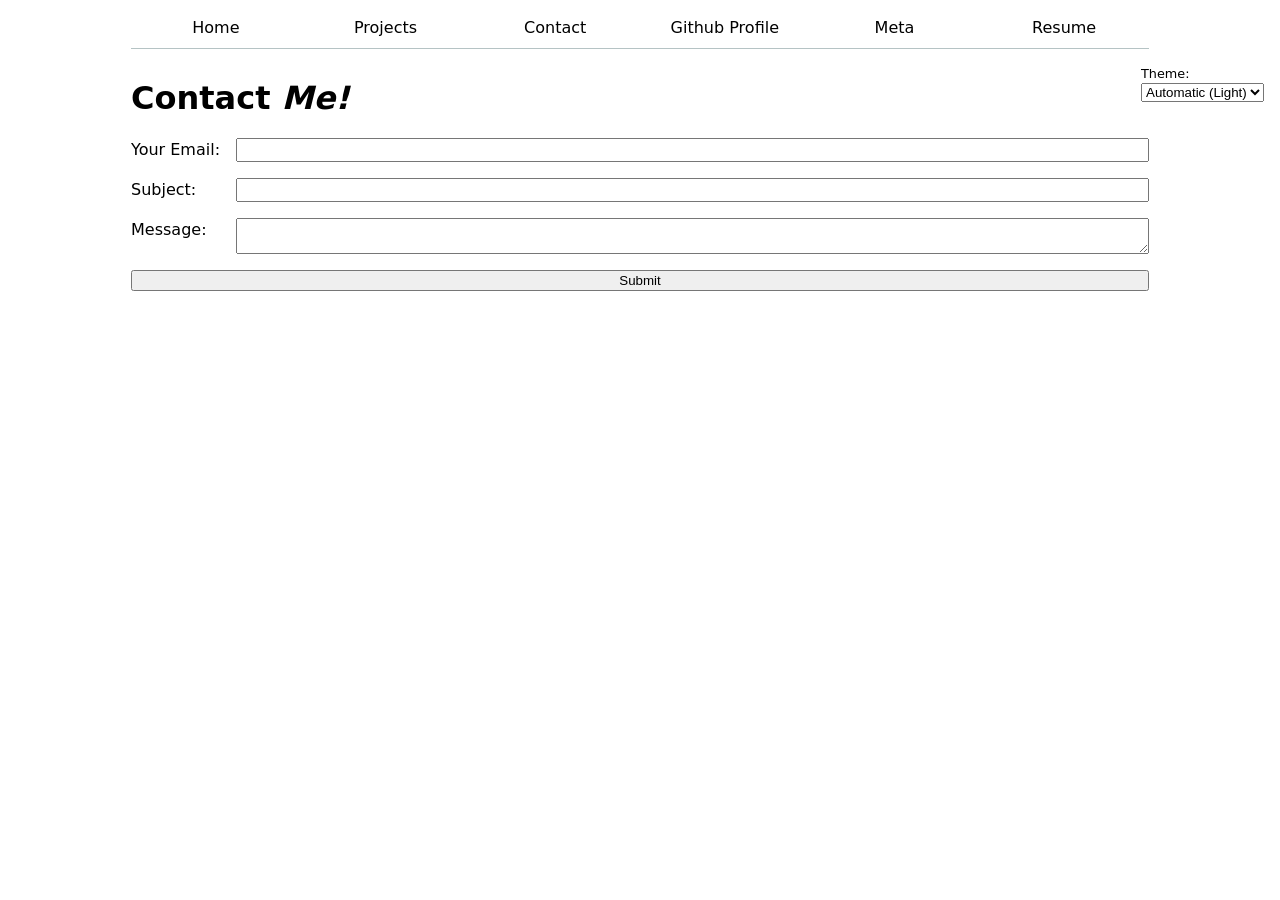
<file: contact/index.html>
<!DOCTYPE html>
<html lang="en">
<head>
    <meta charset="UTF-8">
    <meta name="viewport" content="width=device-width, initial-scale=1.0">
    <title>Contact me</title>
    <link rel="stylesheet" href ="../style.css">
    <script src="../global.js" type="module"></script>
</head>
<body>
    <h1>Contact <b><i>Me!</i></b></h1>
    <form action="mailto:dtl007@ucsd.edu" method="GET">
        <label>
            Your Email:
            <input name="email" type="email">
        </label>
        <label>
            Subject:
            <input name="subject" type="text">
        </label>
        <label>
            Message:
            <textarea name="body"></textarea>
        </label>
        <button>Submit</button>
    </form>
</body>
</html>
</file>
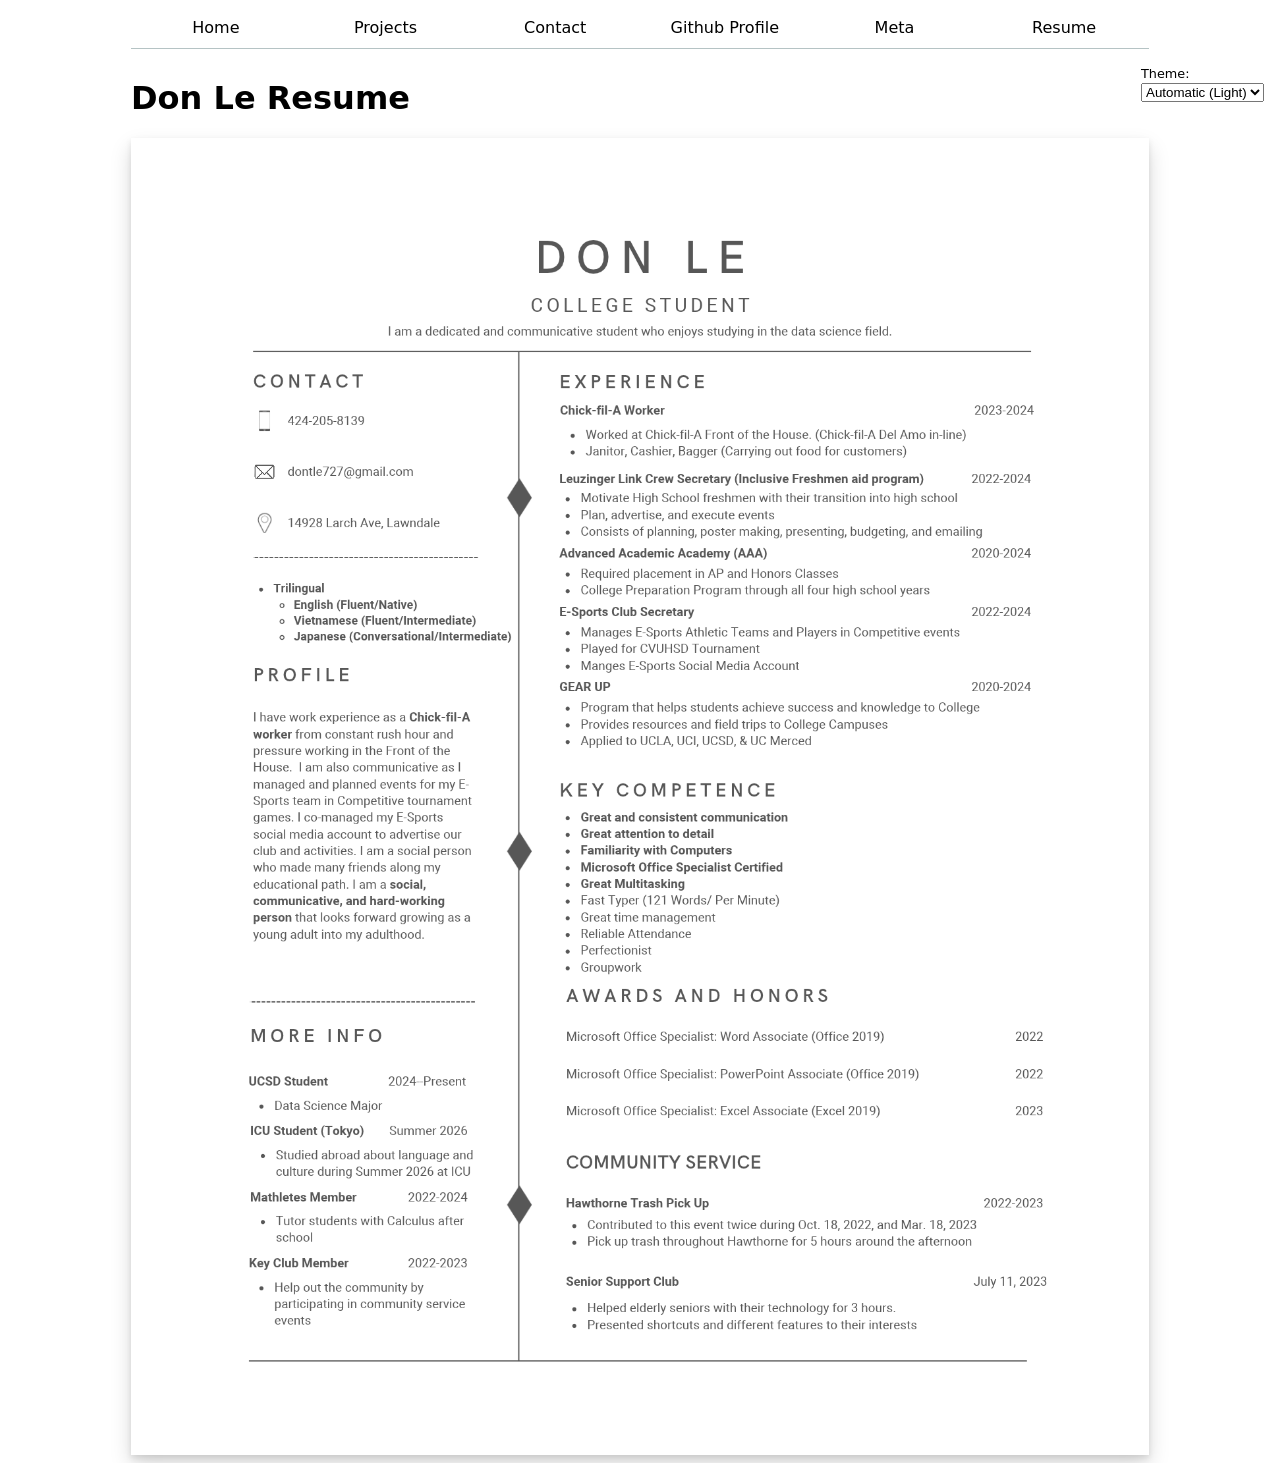
<file: resume/index.html>
<!DOCTYPE html>
<html lang="en">
<head>
    <meta charset="UTF-8">
    <meta name="viewport" content="width=device-width, initial-scale=1.0">
    <title>Document</title>
    <link rel="stylesheet" href ="../style.css">
    <script src="../global.js" type="module"></script>
</head>
<body>
    <h1>Don Le Resume</h1>
    <a href="https://drive.google.com/file/d/1Wql6NE49F56zkkTJ_vjvcxK9QXGmpA1S/view?usp=sharing" target="_blank">
        <img class="resume-paper" src="../images/Don Le Resume.png" alt="My Resume" height="900">
    </a>
</body>
</html>
</file>
<file: style.css>
body {
  /* Set line height to 1.5 times the font size
	   and use the OS’s UI font as the website font
	 */
  font: 100%/1.5 system-ui;
  max-width: 100ch; 
  margin-inline: max(1em, (100% - 100ch) / 2);
  
}
html {
  --color-accent: oklch(90.109% 0.08889 210.092);
  accent-color: var(--color-accent);
}

img {
  max-width: 100%;
  height: auto;
  display: block;
  margin-inline: auto;
}
nav ul,
nav li {
  display: contents;
}
nav {
  display: flex;
  margin-bottom: 2em; 
  border-bottom: 1px solid oklch(80% 3% 200);
  
  
}
nav a {
  flex: 1;
  text-decoration: none;
  color: inherit;
  text-align: center;
  padding: 0.5em;


  &:hover {
    font-weight: bold;
    border-bottom: 0.4em solid var(--color-accent);
    padding-bottom: 0.1em;
    background-color: oklch(from var(--color-accent) 95% 5% h);
    font-style:italic;
  }
}
nav a.current {
  border-bottom: 0.4em solid oklch(80% 3% 200);
  padding-bottom: 0.1em; /* Reduced padding to offset the 0.4em border */
}


form {
  display: grid;
  grid-template-columns: auto 1fr;
  gap: 1em;
}

label {
  display: grid;
  grid-template-columns: subgrid;
  grid-column: 1 / -1;
}

button {
  grid-column: 1 / -1;
}

.projects {
  display: grid;
  grid-template-columns: repeat(auto-fill, minmax(15em, 1fr));
  gap: 1em;
  background-color: color-mix(in oklch, var(--color-accent), canvas 85%);
}

.projects article {
  display: grid;
  grid-template-rows:subgrid;
  grid-row: span 3;
  gap: 1em;

}

.projects h2 {
  margin: 0;
}

.projects h1{
  font-size: 500%;
}

.projects img {
  transition: transform 0.3s ease;

  &:hover {
    transform: scale(1.05); 
  }
}

h1, h2, h3, h4, h5, h6 {
  line-height: 1.1;
  text-wrap: balance;
}

.resume-paper {
  box-shadow: 0 10px 20px rgba(0, 0, 0, 0.15), 0 3px 6px rgba(0, 0, 0, 0.10);
  transition: transform 0.3s ease;

  &:hover {
    transform: scale(1.05); 
  }
}

html {
  --color-accent: oklch(89.171% 0.09631 210.581);
  accent-color: var(--color-accent);
  color-scheme: light dark; /* Added for automatic dark mode */
}

nav {
  --border-color: oklch(50% 10% 200 / 40%); /* Defines the new adaptive border color */
  display: flex;
  margin-bottom: 2em; 
  border-bottom: 1px solid var(--border-color); /* Applies the variable */
}

nav a.current {
  border-bottom: 0.4em solid var(--border-color); /* Applies the variable */
  padding-bottom: 0.1em;
}

nav a:hover {
  font-weight: bold;
  border-bottom: 0.4em solid var(--color-accent);
  padding-bottom: 0.1em;
  /* Mixes your accent color with the dynamic background color for legibility */
  background-color: color-mix(in oklch, var(--color-accent), canvas 85%); 
}

.color-scheme {
  position: absolute;
  top: 4rem;
  right: 1rem;
  font-size: 0.8rem;
  font-family: inherit;
}

.projects article {
  /* Mixes your accent color with the dynamic background */
  background-color: color-mix(in oklch, var(--color-accent), canvas 85%); 
  
  /* Keep any other properties you already have here like padding or border-radius */

}

#profile-stats dl {
    display: grid;
    grid-template-columns: repeat(4, 1fr);
    text-align: center;
    gap: 1em;
    padding: 1.5em;
    border-radius: 8px;
    /* Adapts instantly when your JS changes the color-scheme */
    background-color: light-dark(#f0f0f0, #2a2a2a); 
}

#profile-stats dt {
    grid-row: 1;
    font-weight: bold;
    text-transform: uppercase;
    font-size: 0.85em;
    /* Adapts the label color */
    color: light-dark(#555, #aaa);
}

#profile-stats dd {
    grid-row: 2;
    margin: 0;
    font-size: 2em;
    font-weight: bold;
    /* Uses the default text color which your theme already handles */
}

#projects-pie-plot {
  max-width: 20em;
  margin-block: 2em;
  overflow: visible;
}

/* Step 2.2: Legend Layout */
.legend {
    display: grid;
    grid-template-columns: repeat(auto-fill, minmax(9em, 1fr));
    gap: 1em;
    padding: 1em;
    margin: 0;
    list-style: none;
    border: 1px solid light-dark(#ccc, #444);
    background-color: light-dark(#f9f9f9, #222);
    flex: 1; /* Allows it to expand next to the pie chart */
}

/* Style the individual list items */
.legend li {
    display: flex;
    align-items: center;
    gap: 0.5em;
}

/* Step 2.2: Making the swatch look like a swatch */
.legend .swatch {
    display: inline-block;
    width: 1em;
    height: 1em;
    background-color: var(--color); /* Uses the color assigned in JS */
    border-radius: 50%; /* Optional: makes the swatches circular */
}

.container {
    display: flex;
    align-items: center;
    gap: 2em;
}

.searchBar {
    width: 100%;
    padding: 0.5em 1em;
    font-size: 1.2em;
    margin-bottom: 2em;
    border: 1px solid light-dark(#ccc, #444);
    background-color: light-dark(#fff, #222);
    border-radius: 4px;
    box-sizing: border-box; /* Ensures padding doesn't push it off the screen */
}

&:has(path:hover) {
  path:not(:hover) {
    transform: scale(1.05);
    opacity: 0.5;
  }
}

path {
  transition: 300ms;
}

path.selected {
    stroke: var(--color-accent, oklch(90.109% 0.08889 210.092));
    stroke-width: 2px;
}

.legend li.selected {
    color: var(--color-accent); /* Makes the text light blue */
    font-weight: bold;          /* Makes the year bold */
}

.legend li.selected .swatch {
    transform: scale(1.3);
    box-shadow: 0 0 4px var(--color);
}

dl.stats {
  display: grid;
  grid-template-columns: repeat(auto-fit, minmax(8rem, 1fr));
  gap: 0.5rem 1rem;

  /* raised card look */
  padding: 1.25em 1.5em;
  margin-block: 1.5em;
  border: 1px solid light-dark(#ccc, #444);
  border-radius: 8px;
  background-color: light-dark(#f9f9f9, #1e1e1e);
  box-shadow:
    0 10px 20px rgba(0, 0, 0, 0.15),
    0 3px 6px rgba(0, 0, 0, 0.10),
    inset 0 1px 0 rgba(255, 255, 255, 0.08); /* faint top highlight */
}

dl.stats dt {
  grid-row: 1;
  font-size: 0.75rem;
  text-transform: uppercase;
  color: gray;
}

dl.stats dd {
  grid-row: 2;
  margin: 0;
  font-size: 2rem;
}

dl.info {
  display: grid;
  grid-template-columns: auto 1fr;
  gap: 0.25em 1em;
  margin: 0;
  transition-duration: 500ms;
  transition-property: opacity, visibility;
}

dl.info[hidden]:not(:hover, :focus-within) {
  opacity: 0;
  visibility: hidden;
}

dl.info dt {
  color: gray;          /* labels quieter than values */
}
dl.info dd {
  margin: 0;
}

.tooltip {
  position: fixed;
  top: 1em;
  left: 1em;

  /* 3.2: make it look like a tooltip */
  padding: 0.75em 1em;
  border-radius: 8px;
  font-size: 0.9em;
  background-color: light-dark(rgb(255 255 255 / 0.85), rgb(30 30 30 / 0.85));
  border: 1px solid light-dark(rgb(0 0 0 / 0.1), rgb(255 255 255 / 0.15));
  box-shadow: 0 4px 14px rgb(0 0 0 / 0.25);
  backdrop-filter: blur(8px);   /* frosted glass */
}

circle {
  transition: 200ms;
  transform-origin: center;
  transform-box: fill-box;   /* scale from the dot's center, not the SVG corner */
}
circle:hover {
  transform: scale(1.2);
}

@keyframes marching-ants {
  to { stroke-dashoffset: -8; }
}
.selection {
  fill-opacity: 0.1;
  stroke: currentColor;      /* adapts to light/dark mode */
  stroke-opacity: 0.7;
  stroke-dasharray: 5 3;
  animation: marching-ants 2s linear infinite;
}

circle.selected {
  fill: #ff6b6b;
}

.gridlines {
  stroke-opacity: 0.2;
}
.gridlines .domain {
  display: none;   /* hides the extra vertical line the gridline axis draws */
}

#commit-filter {
    display: flex;
    align-items: baseline;
    margin-block: 1rem;
}

#commit-filter label {
    display: flex;
    align-items: baseline;
    flex: 1;
    gap: 0.75rem;
}

#commit-filter input[type="range"] {
    flex: 1;   /* stretch the slider to fill the space between the label text and the date */
}

#commit-filter time {
    margin-left: auto;
    white-space: nowrap;
}

circle {
    transition: all 200ms, r calc(var(--r) * 100ms);
    transform-origin: center;
    transform-box: fill-box;

    &:hover {
        transform: scale(1.5);
    }

    @starting-style {
        r: 0;
    }
}

#files {
    display: grid;
    grid-template-columns: 1fr 4fr;
    row-gap: 0.75rem;
    margin-block: 1.5rem;

    > div {
        grid-column: 1 / -1;
        display: grid;
        grid-template-columns: subgrid;
    }

    dt {
        grid-column: 1;

        small {
            display: block;
            font-size: 0.8em;
            opacity: 0.65;
        }
    }

    dd {
        grid-column: 2;
        display: flex;
        flex-wrap: wrap;
        align-items: start;
        align-content: start;
        gap: 0.15em;
        padding-top: 0.35em;
        margin-left: 0;
    }
}

.loc {
    display: flex;
    width: 0.5em;
    aspect-ratio: 1;
    background: var(--color);
    border-radius: 50%;
}

/* Two scrollytelling sections: a story column next to a sticky visualization */
#scrolly-1,
#scrolly-2 {
  position: relative;
  display: flex;
  gap: 1rem;

  > * {
    flex: 1;
  }
}

#scatter-story,
#files-story {
  position: relative;
}

#scatter-plot {
  position: sticky;
  top: 0;
  left: 0;
  bottom: auto;
  height: 50vh;
}

#files-plot {
  position: sticky;
  top: 0;
  align-self: start;   /* don't stretch to the story's height, or sticky has no room to move */
}

/* space between paragraphs so each commit gets its own scroll moment */
.step {
  padding-bottom: 1.5rem;
}
</file>
